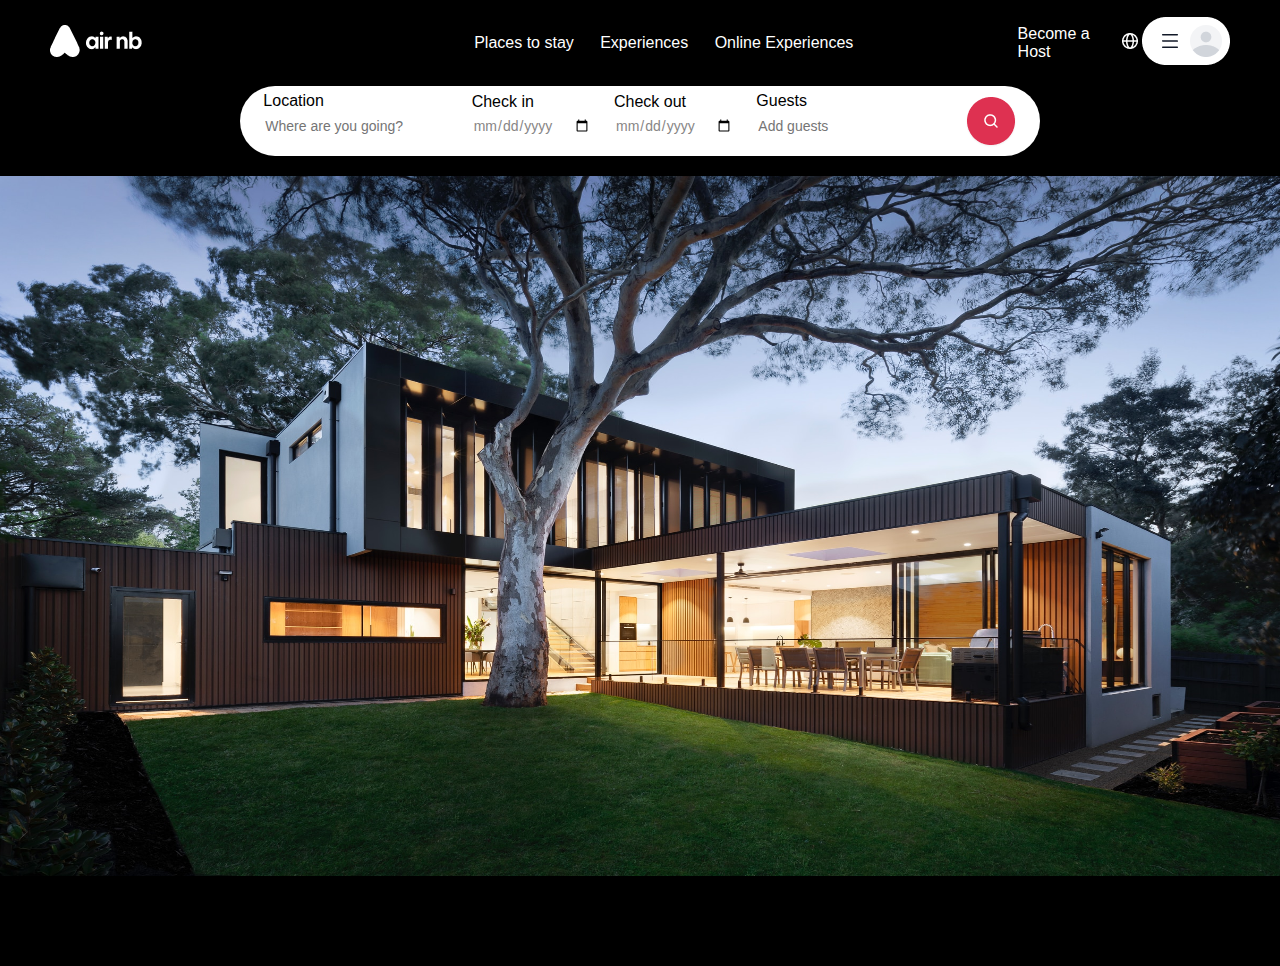
<file: airnb_frontend/home/index.html>
<!DOCTYPE html>
<html lang="en">
<head>
    <meta charset="UTF-8">
    <meta name="viewport" content="width=device-width, initial-scale=1.0">
    <link rel="stylesheet" href="style.css">
    <title>Airnb</title>
</head>
<body>
    <main class="container">
        <header class="header" id="header">
            <div class="logo"><a href="#header"><img src="../resources/Logo.png" alt="airnb logo"></a></div>
            <nav>
                <ul>
                    <li class="places-to-stay"><a href="../listings/listings.html">Places to stay</a></li>
                    <li class="create-listings"><a href="../createListings/createListings.html">Create Listings</a></li>
                    <li>Experiences</li>
                    <li>Online Experiences</li>
                </ul>
            </nav>
            <div class="header-right">
                <div class="become-host">Become a Host</div>
                <div class="globe"><img src="../resources/globe.png" alt="globe"></div>
                <div class="profile-drop"><img src="../resources/Profile Dropdown.png" alt="profile drop down"></div>
            </div>
            <div class="hamburger">
                <div id="signUp">Sign-Up</div>
                <div id="profile"><a href="../profile/profile.html">Profile</a></div>
                <div id="login">Login</div>
                <div id="logout">Logout</div>
                <div class="close-hamburger">❌️</div>
            </div>
        </header>
        <section class="hero-section">
            <div class="hero-section-top">
                <form>
                    <div>
                        <label>Location</label>
                        <input type="text" placeholder="Where are you going?">
                    
                    </div>
                    <div>
                        <label>Check in</label>
                        <input type="date" required>
                    </div>
                    <div>
                        <label>Check out</label>
                        <input type="date" required>
                    </div>
                    <div>
                        <label>Guests</label>
                        <input type="text" placeholder="Add guests">
                    </div>
                    <div>
                        <img src="../resources/Icon Button Base.png" alt="search">
                    </div>
                </form>
            </div>
            <div class="hero-section-bottom"><img src="../resources/airnbHome.jpeg" alt=""></div>
        </section>
        <section class="login-page">
            <div class="close-login-page">❌️</div>
            <form>
                Login
                <div>
                    <label>Email</label>
                    <input type="mail" placeholder="Enter your email" id="mail">
                    <div class="error-mail"></div>
                </div>
                <div>
                    <label>Password</label>
                    <input type="password" placeholder="Enter password" id="password">
                    <div class="error-password"></div>
                </div>
            </form>
            <div class="submit-login-page">
                <button onclick=submit_login()>Submit</button>
                <div>Don't have an account? <div class="create-account"> Sign-Up </div></div>
            </div>
        </section>
        <section class="sign-up-page">
            <div class="close-sign-up-page">❌️</div>
            <form>
                Sign-Up
                <div>
                    <label>Username</label>
                    <input type="text" placeholder="Enter your name" id="username">
                    <div class="sign-error-name"></div>
                </div>
                <div>
                    <label>Email</label>
                    <input type="mail" placeholder="Enter your email" id="signMail">
                    <div class="sign-error-mail"></div>
                </div>
                <div>
                    <label>Password</label>
                    <input type="password" placeholder="Enter password" id="signPassword">
                    <div class="sign-error-password"></div>
                </div>
            </form>
            <div class="submit-sign-up-page">
                <button onclick=submit_signUp()>Submit</button>
            </div>
        </section>
        <section class="become-host-page">
            <div class="close-become-host-page">❌️</div>
            <form>
                Become a Host
                <div>
                    <label>Username</label>
                    <input type="text" placeholder="Enter your name" id="hostUsername">
                </div>
                <div>
                    <label>Email</label>
                    <input type="mail" placeholder="Enter your email" id="hostMail">
                </div>
                <div>
                    <label>Password</label>
                    <input type="password" placeholder="Enter password" id="hostPassword">
                </div>
            </form>
            <div class="submit-become-host-page">
                <button onclick=submit_host()>Submit</button>
            </div>
        </section>
    </main>
    <script src="script.js"></script>
</body>
</html>
</file>
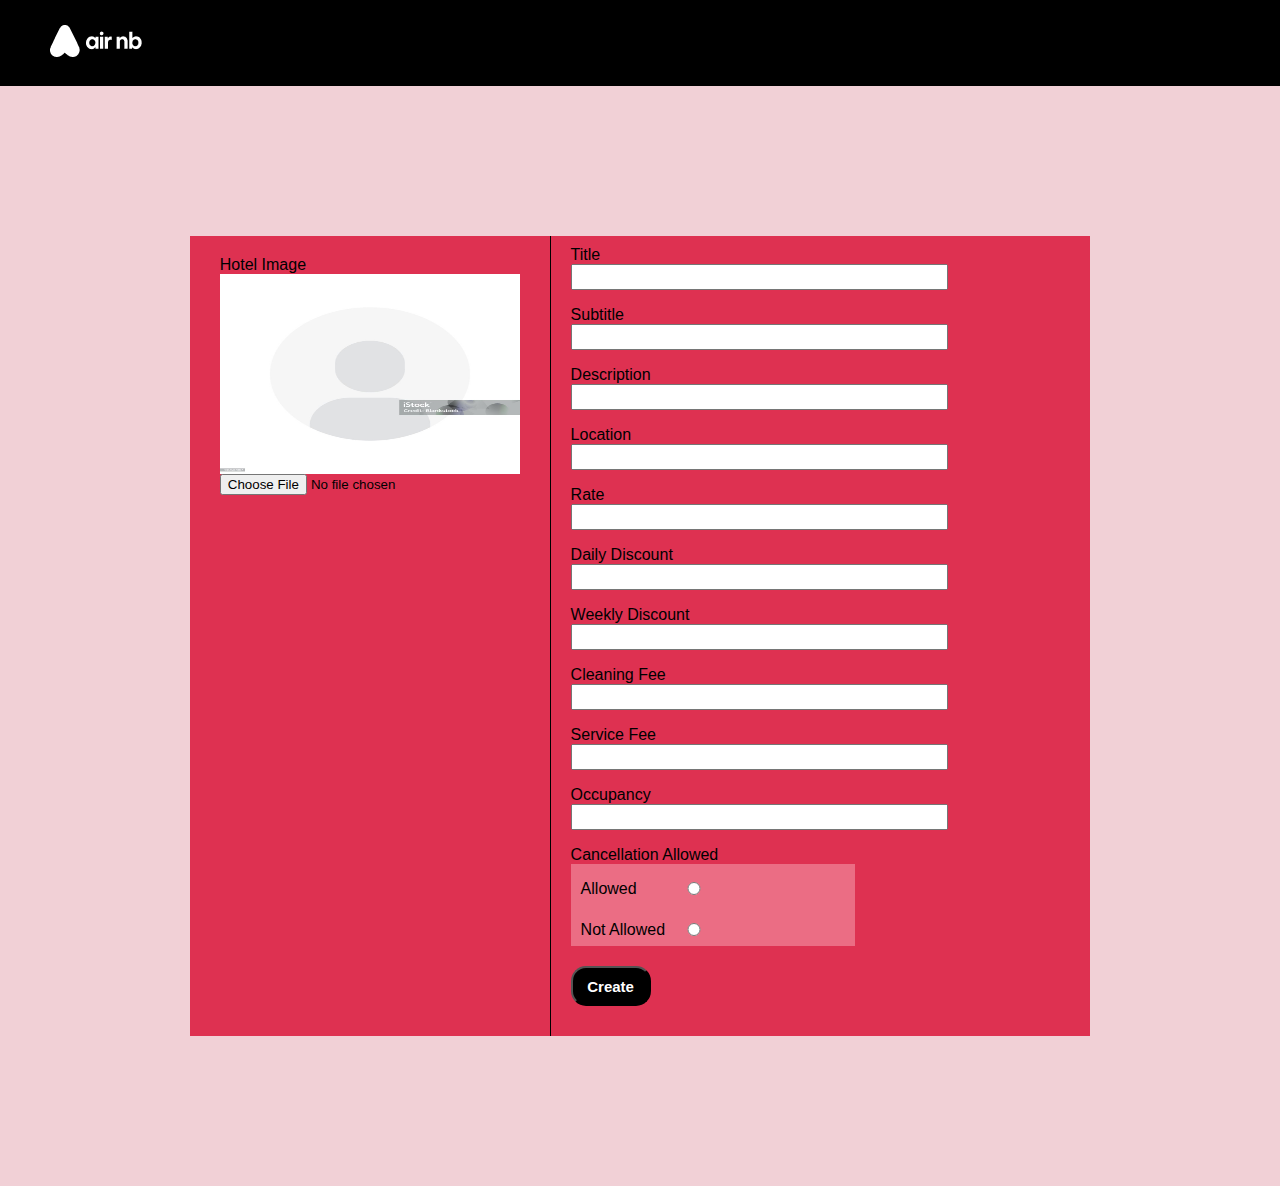
<file: airnb_frontend/createListings/createListings.html>
<!DOCTYPE html>
<html lang="en">
  <head>
    <meta charset="UTF-8" />
    <meta name="viewport" content="width=device-width, initial-scale=1.0" />
    <title>Create-Listings</title>
    <link rel="stylesheet" href="../home/style.css">
  </head>
  <body>
    <main class="container">
      <header class="header" id="header">
        <div class="logo">
          <a href="../home/index.html"><img src="../resources/Logo.png" alt="airnb logo"/></a>
        </div>
      </header>
      <section class="generate-listings">
        <div class="listings-create-section">
          <div class="listings-left">
            <div>
              <label>Hotel Image</label>
              <div class="blank-image"><img src="../resources/blankImage.jpg" alt="blank image" id="blank"></div>
              <input type="file" id="image">
            </div>
          </div>
          <div class="listings-right">
            <form onsubmit="return false">
              <div>
                <label>Title</label>
                <input type="text" id="title">
              </div>
              <div>
                <label>Subtitle</label>
                <input type="text" id="subtitle">
              </div>
              <div>
                <label>Description</label>
                <input type="text" id="description">
              </div>
              <div>
                <label>Location</label>
                <input type="text" id="location">
              </div>
              <div>
                <label>Rate</label>
                <input type="text" id="rate">
              </div>
              <div>
                <label>Daily Discount</label>
                <input type="text" id="dayDiscount">
              </div>
              <div>
                <label>Weekly Discount</label>
                <input type="text" id="weekDiscount">
              </div>
              <div>
                <label>Cleaning Fee</label>
                <input type="text" id="cleaningFee">
              </div><div>
                <label>Service Fee</label>
                <input type="text" id="serviceFee">
              </div>
              <div>
                <label>Occupancy</label>
                <input type="text" id="occupancy">
              </div>
              <div id="cancel-section">
                <label>Cancellation Allowed</label>
                <div><input type="radio" id="allowed" name="cancellation" value="Allowed"><label for="allowed">Allowed</label></div>
                <div><input type="radio" id="notAllowed" name="cancellation" value="Not_Allowed"><label for="notAllowed">Not Allowed</label></div>
              </div>
              <button onclick=create_listings()>Create</button>
            </form>
          </div>
        </div>
      </section>
    </main>
    <script src="generateListings.js"></script>
  </body>
</html>
</file>
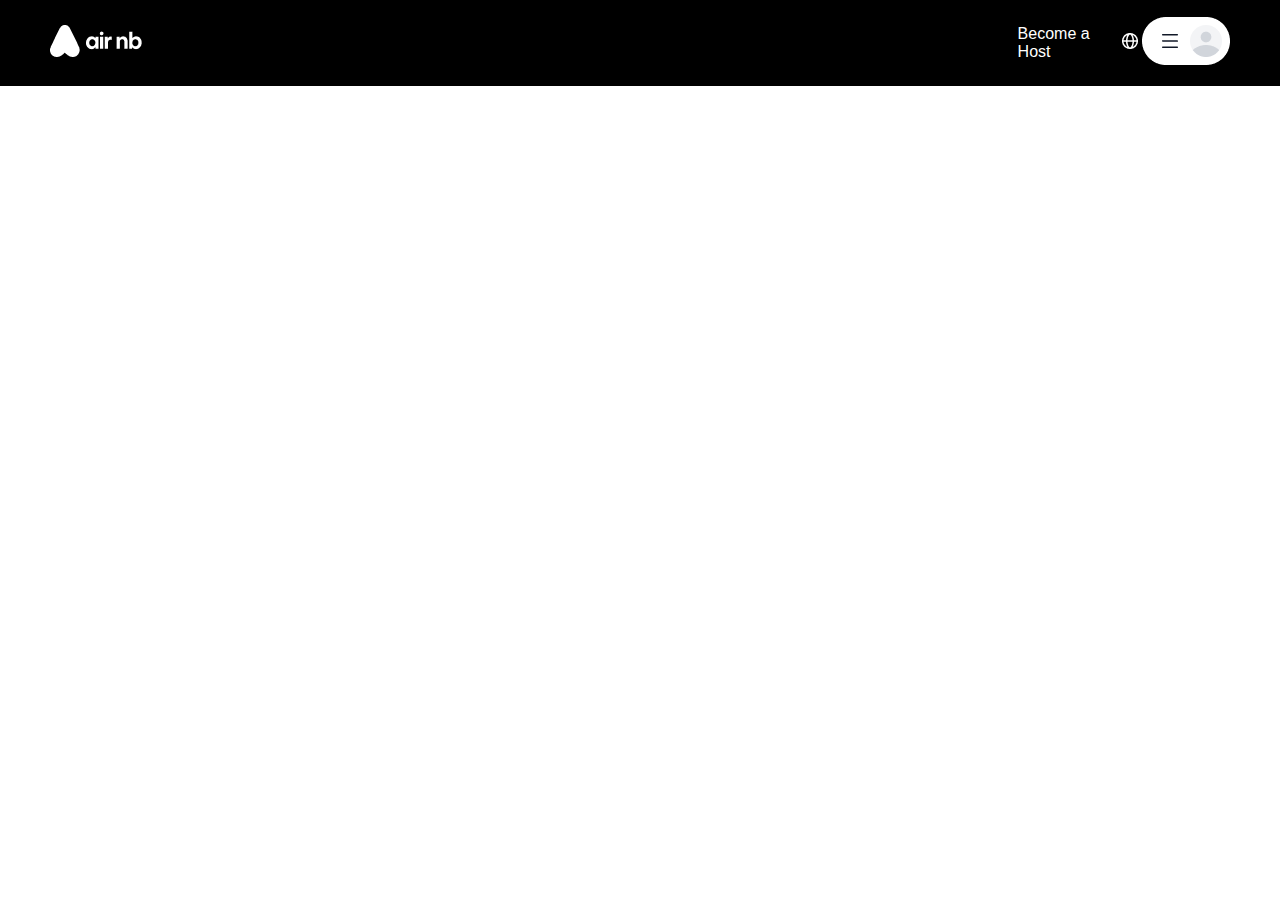
<file: airnb_frontend/listings/listings.html>
<!DOCTYPE html>
<html lang="en">
<head>
    <meta charset="UTF-8">
    <meta name="viewport" content="width=device-width, initial-scale=1.0">
    <title>Listings</title>
    <link rel="stylesheet" href="../home/style.css">
</head>
<body>
    <main class="container">
        <header class="header" id="header">
            <div class="logo"><a href="../home/index.html"><img src="../resources/Logo.png" alt="airnb logo"></a></div>
            <div class="header-right">
                <div class="become-host">Become a Host</div>
                <div class="globe"><img src="../resources/globe.png" alt="globe"></div>
                <div class="profile-drop"><img src="../resources/Profile Dropdown.png" alt="profile drop down"></div>
            </div>
            <div class="hamburger">
                <div id="signUp">Sign-Up</div>
                <div id="profile"><a href="../profile/profile.html">Profile</a></div>
                <div id="login">Login</div>
                <div id="logout">Logout</div>
                <div class="close-hamburger">❌️</div>
            </div>
        </header>
        <section class="login-page">
            <div class="close-login-page">❌️</div>
            <form>
                Login
                <div>
                    <label>Email</label>
                    <input type="mail" placeholder="Enter your email" id="mail">
                    <div class="error-mail"></div>
                </div>
                <div>
                    <label>Password</label>
                    <input type="password" placeholder="Enter password" id="password">
                    <div class="error-password"></div>
                </div>
            </form>
            <div class="submit-login-page">
                <button onclick=submit_login()>Submit</button>
                <div>Don't have an account? <div class="create-account"> Sign-Up </div></div>
            </div>
        </section>
        <section class="sign-up-page">
            <div class="close-sign-up-page">❌️</div>
            <form>
                Sign-Up
                <div>
                    <label>Username</label>
                    <input type="text" placeholder="Enter your name" id="username">
                    <div class="sign-error-name"></div>
                </div>
                <div>
                    <label>Email</label>
                    <input type="mail" placeholder="Enter your email" id="signMail">
                    <div class="sign-error-mail"></div>
                </div>
                <div>
                    <label>Password</label>
                    <input type="password" placeholder="Enter password" id="signPassword">
                    <div class="sign-error-password"></div>
                </div>
            </form>
            <div class="submit-sign-up-page">
                <button onclick=submit_signUp()>Submit</button>
            </div>
        </section>
        <section class="become-host-page">
            <div class="close-become-host-page">❌️</div>
            <form>
                Become a Host
                <div>
                    <label>Username</label>
                    <input type="text" placeholder="Enter your name" id="hostUsername">
                </div>
                <div>
                    <label>Email</label>
                    <input type="mail" placeholder="Enter your email" id="hostMail">
                </div>
                <div>
                    <label>Password</label>
                    <input type="password" placeholder="Enter password" id="hostPassword">
                </div>
            </form>
            <div class="submit-become-host-page">
                <button onclick=submit_host()>Submit</button>
            </div>
        </section>
        <section class="listings">
            <div class="booking-page">
                <form onsubmit="return false;">
                    <div>
                        <div class="close-book">❌️</div>
                        <label>Check-In</label>
                        <input type="date" class="check-in-date">
                    </div>
                    <div>
                        <label>Check-Out</label>
                        <input type="date" class="check-out-date">
                    </div>
                    <div>
                        <label>Number of people</label>
                        <input type="text" class="guests">
                    </div>
                    <button onclick=book()>Proceed to Payment</button>
                </form>
            </div>
        </section>
    </main>
    <script src="../home/script.js"></script>
    <script src="seeListings.js"></script>
</body>
</html>
</file>
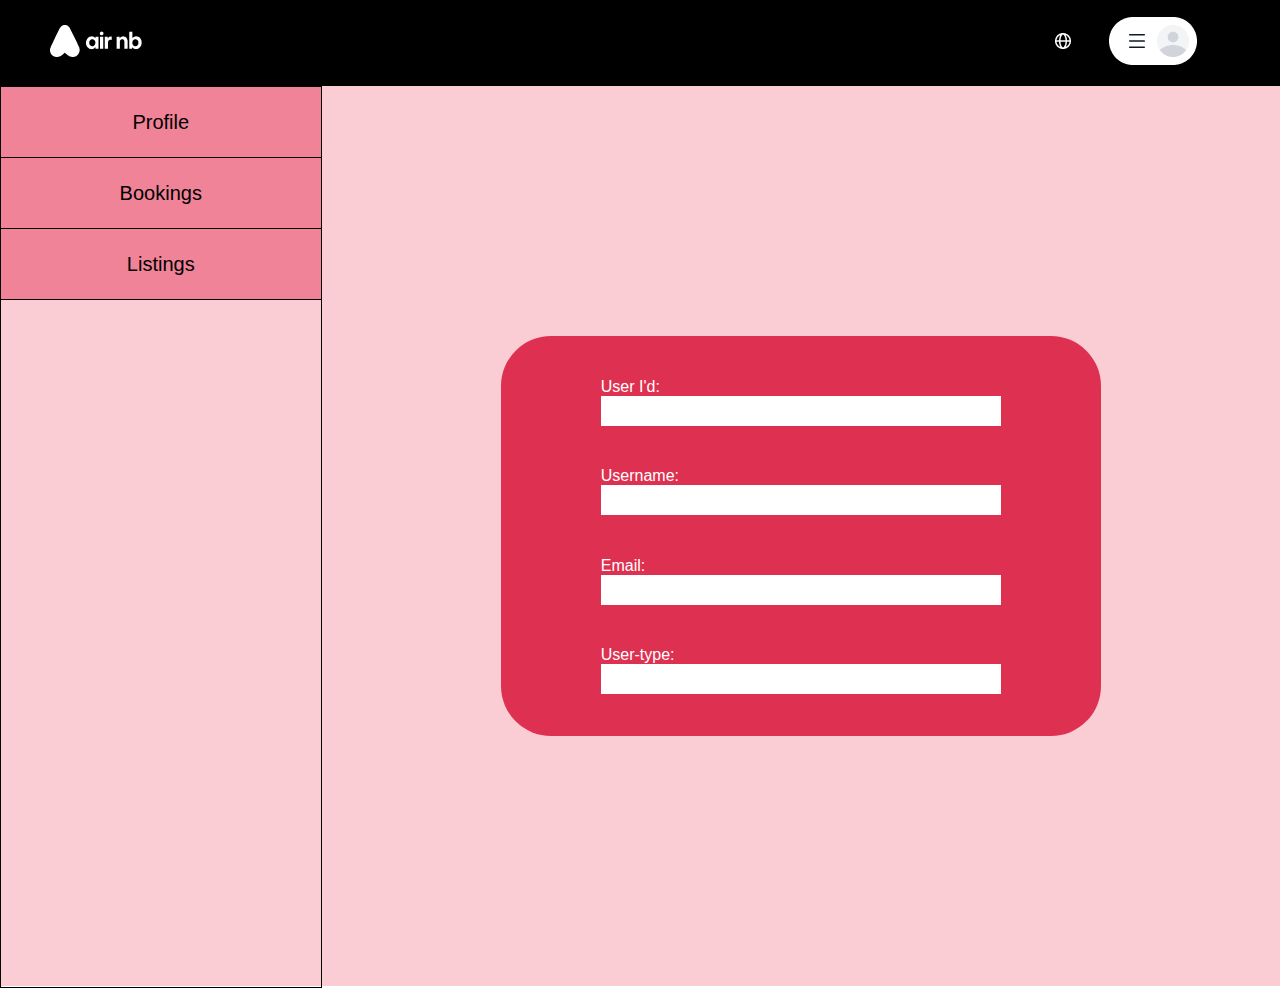
<file: airnb_frontend/profile/profile.html>
<!DOCTYPE html>
<html lang="en">
<head>
    <meta charset="UTF-8">
    <meta name="viewport" content="width=device-width, initial-scale=1.0">
    <link rel="stylesheet" href="../home/style.css">
    <title>Profile</title>
</head>
<body>
    <main class="container">
        <header class="header">
            <div class="logo"><a href="../home/index.html"><img src="../resources/Logo.png" alt="airnb logo"></a></div>
            <div class="header-right">
                <div class="globe"><img src="../resources/globe.png" alt="globe"></div>
                <div class="profile-drop"><img src="../resources/Profile Dropdown.png" alt="profile drop down"></div>
            </div>
            <div class="hamburger">
                <div id="logout"><a href="../home/index.html">Logout</a></div>
                <div class="close-hamburger">❌️</div>
            </div>
        </header>
        <section class="profile">
            <div class="profile-left">
                <a href="#profileDetails"><div class="profile-left-top"><div>Profile</div></div></a>
                <a href="#bookings"><div class="profile-left-bottom"><div>Bookings</div></div></a>
                <a href="#listings"><div class="host-listings"><div>Listings</div></div></a>
            </div>
            <div class="profile-right" id="profileDetails">
                <div class="profile-right-details">
                    <div>User I'd: <div class="id-detail"></div></div>
                    <div>Username: <div class="name-detail"></div></div>
                    <div>Email: <div class="mail-detail"></div></div>
                    <div>User-type: <div class="role-detail"></div></div>
                </div>
                <div class="bookings" id="bookings">
                    <div class="booking-top">
                        <div>Booking Id</div>
                        <div>Hotel</div>
                        <div>Guest Count</div>
                        <div>Check-In</div>
                        <div>Check-Out</div>
                        <div>Amount</div>
                        <div>Status</div>
                    </div>
                    <div class="booking-bottom">
                    </div>
                </div>
                <div class="my-listings" id="myListings">
                </div>
            </div>
        </section>
    </main>
    <script src="profileScript.js"></script>
</body>
</html>
</file>
<file: airnb_frontend/home/style.css>
* {
    scroll-behavior: smooth;
    font-family: Arial, sans-serif;
}

body {
    margin: 0px;
    padding: 0px;
}

.container {
    background-color: #f1d0d6;
}

.header {
    padding: 18px 50px;
    height: 50px;
    background-color: black;
    display: flex;
    justify-content: space-between;
    align-items: center;
    color: white;
}

.logo {
    width: 20px;
    cursor: pointer;
}

nav {
    margin-left: 200px;
    width: 40%;

}

nav ul {
    display: flex;
    justify-content: space-evenly;
    list-style: none;
}

nav ul li {
    cursor: pointer;
}

nav ul li:hover {
    color: #DE3151;
}

nav ul li a {
    text-decoration: none;
    color: white;
}

nav ul li a:hover {
    color: #DE3151;
}

.places-to-stay{
    display: flex;
}

.create-listings{
    display: none;
}

.header-right {
    width: 18%;
    display: flex;
    align-items: center;
    justify-content: space-evenly;
}

.become-host {
    cursor: pointer;
    display: flex;
}

.profile-drop {
    cursor: pointer;
}

.hamburger {
    display: none;
    flex-direction: column;
    position: absolute;
    background-color: white;
    border-radius: 30px;
    z-index: 2;
    right: 60px;
    top: 70px;
    height: 210px;
    width: 200px;
}

.hamburger div {
    font-size: 30px;
    text-align: center;
    color: black;
    padding: 20px;
}

.hamburger div a {
    text-decoration: none;
    color: black;
}

.close-hamburger {
    height: 10px;
    width: 10px;
    cursor: pointer;
}

#signUp {
    cursor: pointer;
}

#login {
    cursor: pointer;
}

#profile {
    cursor: pointer;
    display: none;
}

#logout {
    cursor: pointer;
    display: none;
}

.hero-section {
    background-color: black;
    display: flex;
    flex-direction: column;
    align-items: center;
    height: 55rem;
}

.hero-section-top {
    background-color: white;
    border-radius: 50px;
    height: 70px;
    width: 50rem;
    margin-bottom: 20px;
}

.hero-section-top form {
    display: flex;
    align-items: center;
    justify-content: space-evenly;
}

.hero-section-top form div {
    display: flex;
    flex-direction: column;
}

.hero-section-top form div input {
    border: none;
    height: 30px;
    font-size: 14px;
    color: rgb(136, 134, 134);
}

.hero-section-top form img {
    padding-top: 10px;
    cursor: pointer;
}

.hero-section-bottom {
    height: 700px;
    width: 85rem;
}

.hero-section-bottom img {
    height: 100%;
    width: 100%;
}

.login-page {
    border: 1 px solid blue;
    background-color: white;
    border-radius: 50px;
    position: fixed;
    height: 450px;
    width: 600px;
    top: 200px;
    right: 500px;
    z-index: 3;
    display: none;
    flex-direction: column;
    align-items: center;
}

.login-page form {
    display: flex;
    flex-direction: column;
    align-items: center;
    height: 300px;
    padding-top: 20px;
    justify-content: space-around;
}

.login-page form div {
    color: black;
    display: flex;
    flex-direction: column;
    height: 800px;
    width: 400px;
    font-size: 20px;
}

.login-page form div input {
    height: 50px;
    border-radius: 30px;
    font-size: 17px;
    padding-left: 20px;
}

.submit-login-page {
    display: flex;
    flex-direction: column;
    align-items: center;
}

.submit-login-page button {
    height: 50px;
    width: 100px;
    border-radius: 40px;
    font-size: 20px;
    background-color: green;
    color: white;
    border-color: white;
    cursor: pointer;
}

.submit-login-page div {
    display: flex;
}

.login-page form .error-mail {
    height: 20px;
    color: red;
    padding-left: 30px;
    font-size: 17px;
    display: none;
}

.login-page form .error-password {
    height: 20px;
    color: red;
    padding-left: 30px;
    font-size: 17px;
    display: none;
}

.create-account {
    color: blue;
    cursor: pointer;
}

.close-login-page {
    position: relative;
    right: -250px;
    top: 10px;
    font-size: 30px;
    cursor: pointer;
}

.sign-up-page {
    border: 1 px solid blue;
    background-color: white;
    border-radius: 50px;
    position: fixed;
    height: 450px;
    width: 600px;
    top: 200px;
    right: 500px;
    z-index: 2;
    display: none;
    flex-direction: column;
    align-items: center;
}

.sign-up-page form {
    display: flex;
    flex-direction: column;
    align-items: center;
    height: 300px;
    padding-top: 20px;
    justify-content: space-around;
}

.sign-up-page form div {
    color: black;
    display: flex;
    flex-direction: column;
    height: 800px;
    width: 400px;
    font-size: 20px;
}

.sign-up-page form div input {
    height: 50px;
    border-radius: 30px;
    font-size: 17px;
    padding-left: 20px;
}

.submit-sign-up-page button {
    height: 50px;
    width: 100px;
    margin-top: 30px;
    border-radius: 40px;
    font-size: 20px;
    background-color: green;
    color: white;
    border-color: white;
    cursor: pointer;
}

.close-sign-up-page {
    position: relative;
    right: -250px;
    top: 10px;
    font-size: 30px;
    cursor: pointer;
}

.sign-up-page .sign-error-name {
    height: 20px;
    color: red;
    padding-left: 30px;
    font-size: 17px;
    display: none;
}

.sign-up-page .sign-error-mail {
    height: 20px;
    color: red;
    padding-left: 30px;
    font-size: 17px;
    display: none;
}

.sign-up-page .sign-error-password {
    height: 20px;
    color: red;
    padding-left: 30px;
    font-size: 17px;
    display: none;
}

.become-host-page {
    border: 1 px solid blue;
    background-color: white;
    border-radius: 50px;
    position: fixed;
    height: 450px;
    width: 600px;
    top: 200px;
    right: 500px;
    z-index: 2;
    display: none;
    flex-direction: column;
    align-items: center;
}

.become-host-page form {
    display: flex;
    flex-direction: column;
    align-items: center;
    height: 300px;
    padding-top: 20px;
    justify-content: space-around;
}

.become-host-page form div {
    color: black;
    display: flex;
    flex-direction: column;
    height: 800px;
    width: 400px;
    font-size: 20px;
}

.become-host-page form div input {
    height: 50px;
    border-radius: 30px;
    font-size: 17px;
    padding-left: 20px;
}

.submit-become-host-page button {
    height: 50px;
    width: 100px;
    border-radius: 40px;
    font-size: 20px;
    background-color: green;
    color: white;
    border-color: white;
    cursor: pointer;
}

.close-become-host-page {
    position: relative;
    right: -250px;
    top: 10px;
    font-size: 30px;
    cursor: pointer;
}

.profile {
    background-color: rgba(255, 203, 211, 0.623);
    height: 100vh;
    width: 100%;
    display: flex;
}

.profile-left {
    width: 25%;
    height: 100%;
    border: 1px solid black;
}

.profile-left a {
    text-decoration: none;
    color: black;
}

.profile-left-top {
    height: 70px;
    display: flex;
    justify-content: center;
    align-items: center;
    background-color: #f08397;
    border-bottom: 1px solid black;
}

.profile-left-top div {
    font-size: 20px;
    cursor: pointer;
}

.profile-left-bottom {
    background-color: #f08397;
    height: 70px;
    display: flex;
    justify-content: center;
    align-items: center;
    border-bottom: 1px solid black;
}

.profile-left-bottom div {
    font-size: 20px;
    cursor: pointer;
}
.host-listings{
    background-color: #f08397;
    height: 70px;
    display: flex;
    justify-content: center;
    align-items: center;
    border-bottom: 1px solid black;
}
.host-listings div{
    font-size: 20px;
    cursor: pointer;
}
.profile-right {
    display: flex;
    width: 75%;
    height: 100%;
    justify-content: center;
    align-items: center;
}

.profile-right-details {
    background-color: #DE3151;
    border-radius: 50px;
    height: 400px;
    width: 600px;
    display: flex;
    flex-direction: column;
    justify-content: space-evenly;
    align-items: center;
}

.profile-right-details div {
    color: white;
}

.profile-right-details div div {
    background-color: white;
    height: 30px;
    width: 400px;
    font-size: 20px;
    color: black;
}
.bookings{
    height: 100%;
    width: 100%;
    display: none;
    flex-direction: column;
    background-color: #f7a3b2;
}

.booking-top{
    height: 15%;
    width: 100%;
    background-color: #DE3151;
    display: flex;
    justify-content: space-evenly;
    align-items: center;
}
.booking-top div{
    border-right: 1px solid black;
    background-color: #DE3151;
    height: 20px;
    width: 14%;
    text-align: center;
    font-size: 20px;
}
.booking-bottom{
    height: 85%;
    width: 100%;
    display: flex;
    flex-direction: column;
    /* justify-content: space-around; */
}
.booking-bottom-element{
    border-bottom: 1px solid black;
    height: 100px;
    width: 100%;
    display: flex;
    justify-content: space-evenly;
    align-items: center;
}
.booking-bottom-element div{
    background-color: white;
    height: 35px;
    width: 14%;
    text-align: center;
}
.my-listings{
    display: flex;
    background-color: white;
    border-left: 1px solid black;
    height: auto;
    width: 100%;
    flex-direction: column;
    justify-content: space-between;
    align-items: center;
    color: black;
    
}
.my-listing{
    background-color: #e65771;
    padding: 40px;
    margin: 50px 100px;
    display: flex;
    height: 380px;
    width: 80%;
    border-radius: 30px;
}
.my-listing-left{
    width: 400px;
}
.my-listing-left img {
    width: 400px;
    height: 100%;
    padding-top: 10px;
}
.my-listing-right{
    width: 500px;
    position: relative;
    left: 100px;
}
.listings {
    background-color: #f1d0d6;
    height: auto;
    width: 100%;
    font-size: 20px;
    display: flex;
    flex-direction: column;
    justify-content: space-between;
    align-items: center;
    color: black;
}

.listing {
    background-color: #e65771;
    padding: 40px;
    margin: 50px 100px;
    display: flex;
    height: 400px;
    width: 1200px;
    border-radius: 30px;
}

.listing-left {
    width: 400px;
}

.listing-left img {
    width: 400px;
    height: 100%;
}
.listing-right{
    width: 500px;
    position: relative;
    left: 100px;
}
.listing-right button {
    height: 50px;
    width: 150px;
    font-size: 20px;
    font-weight: 800;
    background-color: black;
    color: white;
    border-radius: 15px;
    border: none;
    position: relative;
    left: 340px;
    top: 80px;
    cursor: pointer;
}
.listing-right button:hover{
    background-color: white;
    color: black;
}
.booking-page{
    background-color: white;
    border: 1px solid black;
    position: fixed;
    z-index: 2;
    height: 350px;
    width: 300px;
    top: 150px;
    display: none;
    align-items: center;
    justify-content: space-around;
}
.booking-page div{
    color: black;
    font-size: 17px;
    height: 100px;
    display: flex;
    flex-direction: column;
}
.booking-page div input{
    height: 20px;
    width: 200px;
}
.booking-page button{
    position: relative;
    left: 3px;
    top: -10px;
    width: 200px;
    height: 35px;
    background-color: #2196F3;
    border: 1px solid black;
    font-size: 17px;
    color: white;
    cursor: pointer;
}
.booking-page div .close-book{
    padding: 0px;
    margin: 0px;
    height: 20px;
    width: 20px;
    position: relative;
    top: 0px;
    right: -220px;
    cursor: pointer;
}

.generate-listings{
    height: 100vh;
    width: 100%;
    display: flex;
    justify-content: center;
    align-items: center;
    padding: 100px 0px;

}
.listings-create-section{
    background-color: #DE3151;
    height: 800px;
    width: 900px;
    display: flex;
}
.listings-left{
    border-right: 1px solid black;
    width: 40%;
    display: flex;
    justify-content: center;
    padding-top: 20px;
}
.listings-left div{
    display: flex;
    flex-direction: column;
}
.blank-image{
    height: 200px;
    width: 300px;
}
.blank-image img{
    height: 100%;
    width: 100%;
}
.listings-right{
    width: 60%;
}
.listings-right form{
    padding: 10px 0px 0px 20px;
    display: flex;
    flex-direction: column;
    width: 100%;
    height: 100%;
}
.listings-right form div{
    height: 60px;
    width: 70%;
    display: flex;
    flex-direction: column;
}
.listings-right form div input[type="text"]{
    height: 20px;
}
.listings-right form button{
    width: 80px;
    height: 40px;
    border-radius: 15px ;
    background-color: black;
    color: white;
    font-size: 15px;
    font-weight: 800;
    position: relative;
    top: 20px;
    cursor: pointer;
}
.listings-right form button:hover{
    background-color: white;
    color: black;
}
#cancel-section{
    height: 100px;
}
#cancel-section div{
    background-color:#eb6d84;
    padding: 0px 10px;
}
#cancel-section div input{
    border: 1px solid black;
    position: relative;
    top: 15px;
    left: -20px;
}
</file>
